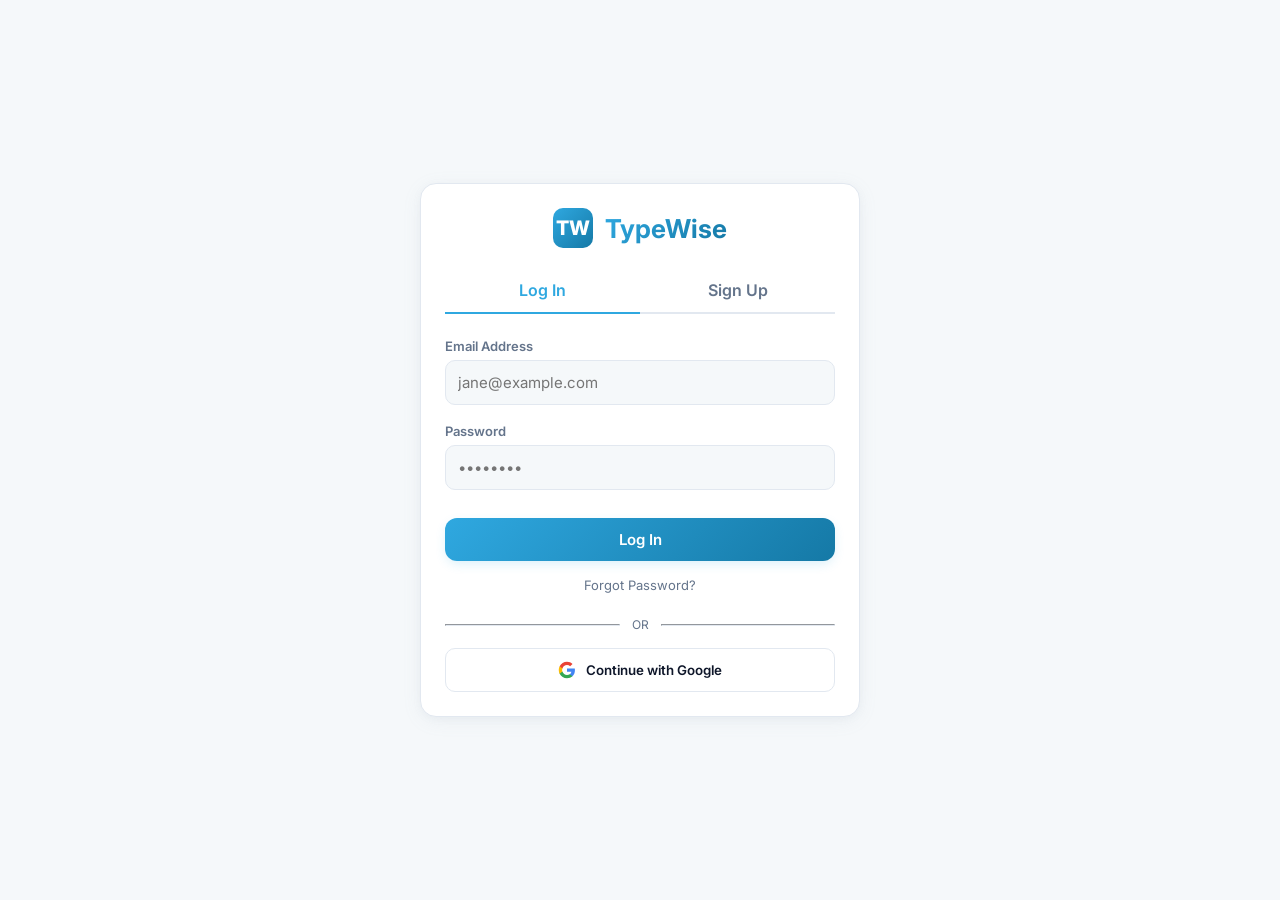
<file: typewise_neocities_static/auth.html>
<!DOCTYPE html>
<html lang="en" class="theme-ocean">
<head>
  <meta charset="UTF-8">
  <meta name="viewport" content="width=device-width, initial-scale=1.0">
  <title>TypeWise - Authenticate</title>
  <link rel="stylesheet" href="css/style.css">
  <style>
    body {
      align-items: center;
      justify-content: center;
      padding: 20px;
    }
    .auth-card {
      width: 100%;
      max-width: 440px;
    }
    .auth-tabs {
      display: flex;
      border-bottom: 2px solid var(--border);
      margin-bottom: 24px;
    }
    .auth-tab {
      flex: 1;
      padding: 12px;
      text-align: center;
      font-weight: 600;
      color: var(--text-muted);
      cursor: pointer;
      border-bottom: 2px solid transparent;
      margin-bottom: -2px;
    }
    .auth-tab.active {
      color: var(--primary);
      border-bottom-color: var(--primary);
    }
    .form-group {
      display: flex;
      flex-direction: column;
      gap: 6px;
      margin-bottom: 18px;
    }
    .form-group label {
      font-size: 13px;
      font-weight: 600;
      color: var(--text-muted);
    }
    .form-control {
      padding: 12px;
      border-radius: 10px;
      border: 1px solid var(--border);
      background-color: var(--bg-app);
      color: var(--text-main);
      font-family: inherit;
      outline: none;
      font-size: 15px;
    }
    .form-control:focus {
      border-color: var(--primary);
    }
    .oauth-btn {
      display: flex;
      align-items: center;
      justify-content: center;
      gap: 10px;
      width: 100%;
      padding: 12px;
      border-radius: 10px;
      border: 1px solid var(--border);
      font-weight: 600;
      margin-top: 16px;
      background-color: var(--bg-card);
      color: var(--text-main);
    }
    .oauth-btn:hover {
      background-color: var(--bg-app);
    }
  </style>
</head>
<body>

  <div class="card auth-card">
    <div class="sidebar-logo" style="justify-content: center; margin-bottom: 20px; padding-left: 0;">
      <div class="logo-icon">TW</div>
      <span class="logo-text" style="font-size: 26px;">TypeWise</span>
    </div>

    <div class="auth-tabs">
      <div class="auth-tab active" id="tab-login" onclick="setMode('login')">Log In</div>
      <div class="auth-tab" id="tab-signup" onclick="setMode('signup')">Sign Up</div>
    </div>

    <!-- AUTH FORM -->
    <form id="auth-form" onsubmit="handleAuthSubmit(event)">
      <div class="form-group" id="group-name" style="display: none;">
        <label for="input-name">Display Name</label>
        <input type="text" id="input-name" class="form-control" placeholder="Jane Doe">
      </div>

      <div class="form-group">
        <label for="input-email">Email Address</label>
        <input type="email" id="input-email" class="form-control" placeholder="jane@example.com" required>
      </div>

      <div class="form-group">
        <label for="input-password">Password</label>
        <input type="password" id="input-password" class="form-control" placeholder="••••••••" required>
      </div>

      <div class="form-group" id="group-goal" style="display: none;">
        <label for="select-goal">What is your typing goal?</label>
        <select id="select-goal" class="form-control">
          <option value="casual">Casual Learner (10 min / day)</option>
          <option value="improve speed">Speed Booster (20 min / day)</option>
          <option value="exam prep">Exam Preparation (30 min / day)</option>
        </select>
      </div>

      <button type="submit" class="btn btn-primary" style="width: 100%; justify-content: center; margin-top: 10px;" id="btn-submit">
        Log In
      </button>
    </form>

    <div style="text-align: center; margin-top: 16px; font-size: 13px; color: var(--text-muted);">
      <a href="#" onclick="handleForgotPassword(event)" id="link-forgot">Forgot Password?</a>
    </div>

    <div style="display: flex; align-items: center; margin: 24px 0 16px 0; color: var(--border);">
      <hr style="flex-grow: 1; border-color: var(--border);">
      <span style="padding: 0 12px; font-size: 12px; color: var(--text-muted); text-transform: uppercase;">or</span>
      <hr style="flex-grow: 1; border-color: var(--border);">
    </div>

    <button class="oauth-btn" onclick="handleGoogleOAuth()">
      <svg style="width: 18px; height: 18px;" viewBox="0 0 24 24">
        <path fill="#4285F4" d="M22.56 12.25c0-.78-.07-1.53-.2-2.25H12v4.26h5.92c-.26 1.37-1.04 2.53-2.21 3.31v2.77h3.57c2.08-1.92 3.28-4.74 3.28-8.09z"/>
        <path fill="#34A853" d="M12 23c2.97 0 5.46-.98 7.28-2.66l-3.57-2.77c-.98.66-2.23 1.06-3.71 1.06-2.86 0-5.29-1.93-6.16-4.53H2.18v2.84C3.99 20.53 7.7 23 12 23z"/>
        <path fill="#FBBC05" d="M5.84 14.09c-.22-.66-.35-1.36-.35-2.09s.13-1.43.35-2.09V7.06H2.18C1.43 8.55 1 10.22 1 12s.43 3.45 1.18 4.94l2.85-2.22.81-.63z"/>
        <path fill="#EA4335" d="M12 5.38c1.62 0 3.06.56 4.21 1.64l3.15-3.15C17.45 2.09 14.97 1 12 1 7.7 1 3.99 3.47 2.18 7.06l3.66 2.84c.87-2.6 3.3-4.52 6.16-4.52z"/>
      </svg>
      Continue with Google
    </button>
  </div>

  <script src="js/api.js"></script>
  <script>
    let activeMode = 'login';

    function setMode(mode) {
      activeMode = mode;
      const tabLogin = document.getElementById('tab-login');
      const tabSignup = document.getElementById('tab-signup');
      const groupName = document.getElementById('group-name');
      const groupGoal = document.getElementById('group-goal');
      const btnSubmit = document.getElementById('btn-submit');
      const linkForgot = document.getElementById('link-forgot');

      if (mode === 'signup') {
        tabLogin.classList.remove('active');
        tabSignup.classList.add('active');
        groupName.style.display = 'flex';
        groupGoal.style.display = 'flex';
        btnSubmit.textContent = 'Sign Up Free';
        linkForgot.style.display = 'none';
        document.getElementById('input-name').setAttribute('required', 'true');
      } else {
        tabLogin.classList.add('active');
        tabSignup.classList.remove('active');
        groupName.style.display = 'none';
        groupGoal.style.display = 'none';
        btnSubmit.textContent = 'Log In';
        linkForgot.style.display = 'inline';
        document.getElementById('input-name').removeAttribute('required');
      }
    }

    // Read starting mode from URL query ?mode=
    window.addEventListener('DOMContentLoaded', () => {
      const params = new URLSearchParams(window.location.search);
      const mode = params.get('mode');
      if (mode === 'signup') {
        setMode('signup');
      }
    });

    async function handleAuthSubmit(e) {
      e.preventDefault();
      const email = document.getElementById('input-email').value;
      const password = document.getElementById('input-password').value;
      const name = document.getElementById('input-name').value;
      const startingGoal = document.getElementById('select-goal').value;

      try {
        if (activeMode === 'signup') {
          await API.signup(name, email, password, startingGoal);
          API.showToast('Account Created!', 'Welcome to TypeWise. Redirecting...', 'success');
        } else {
          await API.login(email, password);
          API.showToast('Login Successful!', 'Welcome back. Redirecting...', 'success');
        }
        setTimeout(() => {
          window.location.href = 'dashboard.html';
        }, 1200);
      } catch (err) {
        API.showToast('Authentication Error', err.message, 'error');
      }
    }

    function handleForgotPassword(e) {
      e.preventDefault();
      const email = document.getElementById('input-email').value;
      if (!email) {
        API.showToast('Input Required', 'Please enter your email address to reset your password.', 'error');
        return;
      }
      API.showToast('Reset Link Sent', `A recovery link has been dispatched to ${email}`, 'success');
    }

    function handleGoogleOAuth() {
      API.showToast('Google Sign-In', 'Redirecting to OAuth provider (Mock)...', 'success');
      setTimeout(async () => {
        // Register mock google user
        try {
          const mockEmail = 'google.user@example.com';
          const mockName = 'Google Student';
          const randomPass = Math.random().toString(36);
          
          let user;
          try {
            user = await API.login(mockEmail, 'google-oauth-password');
          } catch(e) {
            // signup first
            await API.signup(mockName, mockEmail, 'google-oauth-password', 'casual');
          }
          window.location.href = 'dashboard.html';
        } catch (err) {
          API.showToast('OAuth Error', err.message, 'error');
        }
      }, 1000);
    }
  </script>
</body>
</html>
</file>
<file: typewise_neocities_static/css/style.css>
@import url('https://fonts.googleapis.com/css2?family=Inter:wght@300;400;500;600;700&family=Outfit:wght@400;500;600;700;800&family=JetBrains+Mono:wght@400;700&display=swap');

/* THEME SCHEMES */
.theme-ocean {
  --bg-app: #f5f8fa;
  --bg-card: #ffffff;
  --border: #e2e8f0;
  --text-main: #0f172a;
  --text-muted: #64748b;
  --primary: #2fa8e0;
  --primary-hover: #1b89be;
  --primary-gradient: linear-gradient(135deg, #2fa8e0 0%, #1579a6 100%);
  --accent: #f59e0b;
  --accent-hover: #d97706;
  --success: #10b981;
  --error: #ef4444;
  --kbd-bg: #f1f5f9;
  --kbd-text: #334155;
  --kbd-active-bg: #2fa8e0;
  --kbd-active-text: #ffffff;
  --shadow: 0 4px 20px -2px rgba(148, 163, 184, 0.12), 0 2px 8px -1px rgba(148, 163, 184, 0.08);
}

.theme-forest {
  --bg-app: #f4f7f5;
  --bg-card: #ffffff;
  --border: #e2e8f0;
  --text-main: #132a1d;
  --text-muted: #536b5c;
  --primary: #10b981;
  --primary-hover: #059669;
  --primary-gradient: linear-gradient(135deg, #10b981 0%, #064e3b 100%);
  --accent: #f59e0b;
  --accent-hover: #d97706;
  --success: #10b981;
  --error: #ef4444;
  --kbd-bg: #edf2ee;
  --kbd-text: #2f3e35;
  --kbd-active-bg: #10b981;
  --kbd-active-text: #ffffff;
  --shadow: 0 4px 20px -2px rgba(16, 185, 129, 0.08), 0 2px 8px -1px rgba(16, 185, 129, 0.05);
}

.theme-sunset {
  --bg-app: #fffaf7;
  --bg-card: #ffffff;
  --border: #fee8dc;
  --text-main: #431407;
  --text-muted: #854d3e;
  --primary: #f97316;
  --primary-hover: #ea580c;
  --primary-gradient: linear-gradient(135deg, #f97316 0%, #7c2d12 100%);
  --accent: #f59e0b;
  --accent-hover: #d97706;
  --success: #10b981;
  --error: #ef4444;
  --kbd-bg: #fff1e6;
  --kbd-text: #5f3e36;
  --kbd-active-bg: #f97316;
  --kbd-active-text: #ffffff;
  --shadow: 0 4px 20px -2px rgba(249, 115, 22, 0.08), 0 2px 8px -1px rgba(249, 115, 22, 0.05);
}

.theme-midnight {
  --bg-app: #0b0f19;
  --bg-card: #151f32;
  --border: #1e293b;
  --text-main: #f8fafc;
  --text-muted: #94a3b8;
  --primary: #3b82f6;
  --primary-hover: #2563eb;
  --primary-gradient: linear-gradient(135deg, #1e293b 0%, #0f172a 100%);
  --accent: #f59e0b;
  --accent-hover: #d97706;
  --success: #10b981;
  --error: #ef4444;
  --kbd-bg: #1e293b;
  --kbd-text: #cbd5e1;
  --kbd-active-bg: #3b82f6;
  --kbd-active-text: #ffffff;
  --shadow: 0 4px 20px -2px rgba(0, 0, 0, 0.5), 0 2px 8px -1px rgba(0, 0, 0, 0.3);
}

.theme-minimal {
  --bg-app: #ffffff;
  --bg-card: #fcfcfc;
  --border: #e8e8e8;
  --text-main: #18181b;
  --text-muted: #71717a;
  --primary: #18181b;
  --primary-hover: #3f3f46;
  --primary-gradient: linear-gradient(135deg, #27272a 0%, #09090b 100%);
  --accent: #f59e0b;
  --accent-hover: #d97706;
  --success: #10b981;
  --error: #ef4444;
  --kbd-bg: #f4f4f5;
  --kbd-text: #27272a;
  --kbd-active-bg: #18181b;
  --kbd-active-text: #ffffff;
  --shadow: 0 1px 3px rgba(0,0,0,0.05), 0 1px 2px rgba(0,0,0,0.02);
}

.theme-contrast {
  --bg-app: #000000;
  --bg-card: #121212;
  --border: #ffffff;
  --text-main: #ffffff;
  --text-muted: #a0a0a0;
  --primary: #ffff00;
  --primary-hover: #cccc00;
  --primary-gradient: linear-gradient(135deg, #121212 0%, #000000 100%);
  --accent: #ff9900;
  --accent-hover: #cc7a00;
  --success: #00ff00;
  --error: #ff0000;
  --kbd-bg: #222222;
  --kbd-text: #ffffff;
  --kbd-active-bg: #ffff00;
  --kbd-active-text: #000000;
  --shadow: none;
}

/* GENERAL BASE STYLES */
* {
  box-sizing: border-box;
  margin: 0;
  padding: 0;
  transition: background-color 0.25s ease, border-color 0.25s ease;
}

body {
  font-family: 'Inter', sans-serif;
  background-color: var(--bg-app);
  color: var(--text-main);
  min-height: 100vh;
  display: flex;
  overflow-x: hidden;
}

h1, h2, h3, h4, h5, h6 {
  font-family: 'Outfit', sans-serif;
  font-weight: 600;
}

a {
  color: inherit;
  text-decoration: none;
}

button {
  cursor: pointer;
  border: none;
  background: none;
  font-family: inherit;
}

/* APP LAYOUT */
.app-container {
  display: flex;
  width: 100vw;
  min-height: 100vh;
}

/* SIDEBAR NAV */
.sidebar {
  width: 260px;
  background-color: var(--bg-card);
  border-right: 1px solid var(--border);
  display: flex;
  flex-direction: column;
  padding: 24px;
  height: 100vh;
  position: fixed;
  left: 0;
  top: 0;
  z-index: 100;
  box-shadow: var(--shadow);
}

.sidebar-logo {
  display: flex;
  align-items: center;
  gap: 12px;
  margin-bottom: 36px;
  padding-left: 8px;
}

.logo-icon {
  background: var(--primary-gradient);
  color: white;
  width: 40px;
  height: 40px;
  border-radius: 10px;
  display: flex;
  align-items: center;
  justify-content: center;
  font-size: 20px;
  font-weight: 800;
}

.logo-text {
  font-size: 22px;
  font-weight: 700;
  background: var(--primary-gradient);
  -webkit-background-clip: text;
  -webkit-text-fill-color: transparent;
}

.nav-links {
  list-style: none;
  display: flex;
  flex-direction: column;
  gap: 8px;
  flex-grow: 1;
}

.nav-item a {
  display: flex;
  align-items: center;
  gap: 16px;
  padding: 12px 16px;
  border-radius: 12px;
  color: var(--text-muted);
  font-weight: 500;
  transition: all 0.2s ease;
}

.nav-item a:hover {
  background-color: var(--bg-app);
  color: var(--primary);
}

.nav-item.active a {
  background: var(--primary-gradient);
  color: white !important;
  box-shadow: 0 4px 12px -2px rgba(47, 168, 224, 0.25);
}

.sidebar-footer {
  margin-top: auto;
  border-top: 1px solid var(--border);
  padding-top: 16px;
}

.user-profile-summary {
  display: flex;
  align-items: center;
  gap: 12px;
  padding: 8px;
  border-radius: 12px;
  transition: background-color 0.2s;
  cursor: pointer;
}

.user-profile-summary:hover {
  background-color: var(--bg-app);
}

.user-avatar-placeholder {
  width: 40px;
  height: 40px;
  border-radius: 50%;
  background: var(--primary-gradient);
  display: flex;
  align-items: center;
  justify-content: center;
  color: white;
  font-weight: 700;
}

.user-name-role {
  display: flex;
  flex-direction: column;
}

.username-label {
  font-weight: 600;
  font-size: 14px;
  max-width: 140px;
  overflow: hidden;
  text-overflow: ellipsis;
  white-space: nowrap;
}

.xp-label {
  font-size: 12px;
  color: var(--text-muted);
}

/* MAIN CONTENT */
.main-content {
  margin-left: 260px;
  flex-grow: 1;
  padding: 40px;
  min-height: 100vh;
  display: flex;
  flex-direction: column;
  gap: 32px;
  width: calc(100vw - 260px);
}

/* TOP HEADER */
.top-header {
  display: flex;
  justify-content: space-between;
  align-items: center;
}

.header-title h1 {
  font-size: 32px;
  font-weight: 700;
  margin-bottom: 4px;
}

.header-title p {
  color: var(--text-muted);
  font-size: 16px;
}

.header-actions {
  display: flex;
  align-items: center;
  gap: 20px;
}

/* BUTTONS */
.btn {
  display: inline-flex;
  align-items: center;
  gap: 8px;
  padding: 12px 24px;
  border-radius: 12px;
  font-weight: 600;
  transition: all 0.2s ease;
  font-size: 15px;
}

.btn-primary {
  background: var(--primary-gradient);
  color: white;
  box-shadow: 0 4px 12px -2px rgba(47, 168, 224, 0.2);
}

.btn-primary:hover {
  transform: translateY(-1px);
  box-shadow: 0 6px 16px -2px rgba(47, 168, 224, 0.3);
}

.btn-accent {
  background-color: var(--accent);
  color: #1e1b4b; /* dark high contrast text */
  box-shadow: 0 4px 12px -2px rgba(245, 158, 11, 0.2);
}

.btn-accent:hover {
  background-color: var(--accent-hover);
  transform: translateY(-1px);
  box-shadow: 0 6px 16px -2px rgba(245, 158, 11, 0.3);
}

.btn-outline {
  border: 1px solid var(--border);
  color: var(--text-main);
  background-color: var(--bg-card);
}

.btn-outline:hover {
  background-color: var(--bg-app);
}

/* STAT PILLS ROW */
.stats-grid {
  display: grid;
  grid-template-columns: repeat(auto-fit, minmax(220px, 1fr));
  gap: 24px;
}

.stat-pill {
  background-color: var(--bg-card);
  border: 1px solid var(--border);
  border-radius: 16px;
  padding: 20px;
  display: flex;
  align-items: center;
  gap: 16px;
  box-shadow: var(--shadow);
}

.stat-icon {
  width: 48px;
  height: 48px;
  border-radius: 12px;
  background-color: var(--bg-app);
  color: var(--primary);
  display: flex;
  align-items: center;
  justify-content: center;
  font-size: 20px;
}

.stat-details {
  display: flex;
  flex-direction: column;
}

.stat-value {
  font-size: 24px;
  font-weight: 700;
  font-family: 'Outfit', sans-serif;
}

.stat-label {
  font-size: 13px;
  color: var(--text-muted);
  font-weight: 500;
}

/* CARDS */
.card {
  background-color: var(--bg-card);
  border: 1px solid var(--border);
  border-radius: 16px;
  padding: 24px;
  box-shadow: var(--shadow);
}

.card-title {
  font-size: 18px;
  font-weight: 600;
  margin-bottom: 20px;
  display: flex;
  align-items: center;
  justify-content: space-between;
}

/* MASCOT GROWTH WIDGET */
.mascot-card {
  display: flex;
  align-items: center;
  gap: 24px;
  background: var(--primary-gradient);
  color: white;
  border: none;
}

.mascot-container {
  width: 90px;
  height: 90px;
  background: rgba(255, 255, 255, 0.15);
  border-radius: 50%;
  display: flex;
  align-items: center;
  justify-content: center;
  position: relative;
  overflow: hidden;
  backdrop-filter: blur(8px);
}

.mascot-svg {
  width: 64px;
  height: 64px;
  animation: float 3s ease-in-out infinite;
}

.mascot-info {
  flex-grow: 1;
}

.mascot-stage-badge {
  background: rgba(255, 255, 255, 0.2);
  padding: 4px 10px;
  border-radius: 20px;
  font-size: 12px;
  font-weight: 600;
  text-transform: uppercase;
  letter-spacing: 0.5px;
}

.mascot-level {
  font-size: 28px;
  font-weight: 800;
  margin: 6px 0;
}

.xp-progress-bar-bg {
  width: 100%;
  height: 8px;
  background: rgba(255, 255, 255, 0.25);
  border-radius: 4px;
  overflow: hidden;
  margin-top: 8px;
}

.xp-progress-bar-fill {
  height: 100%;
  background: #ffffff;
  border-radius: 4px;
  width: 0%;
  transition: width 0.5s ease-out;
}

.xp-text {
  font-size: 12px;
  margin-top: 4px;
  opacity: 0.9;
  display: block;
}

/* SPEEDOMETER GOAL RING */
.goal-ring-container {
  display: flex;
  flex-direction: column;
  align-items: center;
  justify-content: center;
  position: relative;
}

.circular-progress {
  position: relative;
  width: 120px;
  height: 120px;
}

.circular-progress svg {
  width: 120px;
  height: 120px;
  transform: rotate(-90deg);
}

.circular-progress circle {
  width: 100%;
  height: 100%;
  fill: none;
  stroke-width: 8;
  stroke-linecap: round;
}

.circle-bg {
  stroke: var(--bg-app);
}

.circle-fill {
  stroke: var(--primary);
  stroke-dasharray: 314;
  stroke-dashoffset: 314;
  transition: stroke-dashoffset 0.5s ease-out;
}

.goal-ring-text {
  position: absolute;
  top: 50%;
  left: 50%;
  transform: translate(-50%, -50%);
  text-align: center;
}

.goal-ring-value {
  font-size: 20px;
  font-weight: 700;
  display: block;
}

.goal-ring-unit {
  font-size: 11px;
  color: var(--text-muted);
  display: block;
  text-transform: uppercase;
}

/* TYPING PRACTICE ENVIRONMENT */
.typing-wrapper {
  display: flex;
  flex-direction: column;
  gap: 20px;
}

.typing-header {
  display: flex;
  justify-content: space-between;
  align-items: center;
  padding-bottom: 16px;
  border-bottom: 1px solid var(--border);
}

.typing-controls {
  display: flex;
  align-items: center;
  gap: 16px;
}

.typing-control-btn {
  color: var(--text-muted);
  font-size: 14px;
  display: flex;
  align-items: center;
  gap: 6px;
  padding: 6px 12px;
  border-radius: 8px;
  border: 1px solid transparent;
}

.typing-control-btn:hover {
  background-color: var(--bg-app);
  color: var(--text-main);
  border-color: var(--border);
}

.typing-control-btn.active {
  background-color: var(--bg-app);
  color: var(--primary);
  border-color: var(--border);
}

.typing-text-area {
  font-size: 22px;
  line-height: 1.6;
  font-family: 'Inter', monospace;
  background-color: var(--bg-app);
  padding: 30px;
  border-radius: 12px;
  letter-spacing: 0.5px;
  user-select: none;
  min-height: 140px;
  position: relative;
  outline: none;
  border: 1px solid var(--border);
}

.typing-text-area.font-size-small { font-size: 18px; }
.typing-text-area.font-size-medium { font-size: 22px; }
.typing-text-area.font-size-large { font-size: 26px; }

.char {
  color: var(--text-muted);
  position: relative;
  border-bottom: 2px solid transparent;
}

.char.correct {
  color: var(--text-main);
  background-color: rgba(16, 185, 129, 0.08);
  border-bottom-color: var(--success);
}

.char.incorrect {
  color: var(--error);
  background-color: rgba(239, 68, 68, 0.08);
  border-bottom-color: var(--error);
}

.char.current {
  color: var(--primary);
  background-color: rgba(47, 168, 224, 0.15);
  animation: pulse-cursor 1s infinite alternate;
}

/* KEYBOARD & HAND OVERLAY */
.keyboard-section {
  display: flex;
  flex-direction: column;
  gap: 16px;
  margin-top: 16px;
}

.keyboard-container {
  display: flex;
  flex-direction: column;
  gap: 6px;
  background-color: var(--bg-app);
  padding: 12px;
  border-radius: 16px;
  border: 1px solid var(--border);
  max-width: 820px;
  margin: 0 auto;
  width: 100%;
}

.keyboard-row {
  display: flex;
  gap: 6px;
  width: 100%;
}

.key {
  background-color: var(--kbd-bg);
  color: var(--kbd-text);
  height: 48px;
  border-radius: 8px;
  display: flex;
  align-items: center;
  justify-content: center;
  font-weight: 600;
  font-size: 14px;
  flex-grow: 1;
  flex-basis: 0;
  box-shadow: 0 2px 0 var(--border);
  transition: all 0.1s;
}

.key.key-wide-15 { flex-grow: 1.5; }
.key.key-wide-20 { flex-grow: 2.0; }
.key.key-wide-25 { flex-grow: 2.5; }
.key.key-space { flex-grow: 8.0; }

.key.active {
  background-color: var(--kbd-active-bg) !important;
  color: var(--kbd-active-text) !important;
  transform: translateY(2px);
  box-shadow: none;
}

/* HAND OVERLAY DIAGRAM */
.hand-overlay-container {
  display: flex;
  justify-content: center;
  gap: 80px;
  margin-top: 12px;
}

.hand-svg {
  width: 140px;
  height: 140px;
  fill: none;
  stroke: var(--text-muted);
  stroke-width: 1.5;
  opacity: 0.6;
}

.finger-highlight {
  fill: var(--primary);
  stroke: var(--primary);
  opacity: 0.8;
  animation: glow-pulse 1s infinite alternate;
}

/* LESSON CARD GRID */
.lesson-categories {
  display: flex;
  gap: 12px;
  margin-bottom: 24px;
  flex-wrap: wrap;
}

.lesson-category-btn {
  padding: 8px 16px;
  border-radius: 20px;
  background-color: var(--bg-card);
  border: 1px solid var(--border);
  color: var(--text-muted);
  font-weight: 500;
  font-size: 14px;
  transition: all 0.2s;
}

.lesson-category-btn.active {
  background-color: var(--primary);
  color: white;
  border-color: var(--primary);
}

.lessons-grid {
  display: grid;
  grid-template-columns: repeat(auto-fill, minmax(280px, 1fr));
  gap: 24px;
}

.lesson-card {
  display: flex;
  flex-direction: column;
  justify-content: space-between;
  height: 180px;
}

.lesson-card-header {
  display: flex;
  justify-content: space-between;
  align-items: flex-start;
  margin-bottom: 12px;
}

.lesson-type-badge {
  font-size: 11px;
  text-transform: uppercase;
  letter-spacing: 0.5px;
  background-color: var(--bg-app);
  padding: 4px 8px;
  border-radius: 6px;
  font-weight: 600;
  color: var(--text-muted);
}

.lesson-title {
  font-size: 18px;
  font-weight: 700;
}

.lesson-progress-bar-bg {
  width: 100%;
  height: 6px;
  background-color: var(--bg-app);
  border-radius: 3px;
  overflow: hidden;
  margin: 12px 0 16px 0;
}

.lesson-progress-bar-fill {
  height: 100%;
  background-color: var(--success);
  width: 0%;
  border-radius: 3px;
}

/* TIMED TESTS CONFIG */
.test-config-container {
  display: grid;
  grid-template-columns: repeat(auto-fit, minmax(240px, 1fr));
  gap: 20px;
  margin-bottom: 24px;
}

.test-time-btn {
  background-color: var(--bg-card);
  border: 1px solid var(--border);
  border-radius: 16px;
  padding: 24px;
  text-align: center;
  font-size: 20px;
  font-weight: 700;
  box-shadow: var(--shadow);
  display: flex;
  flex-direction: column;
  align-items: center;
  gap: 8px;
  transition: all 0.2s;
}

.test-time-btn:hover {
  transform: translateY(-2px);
  border-color: var(--primary);
}

.test-time-btn.active {
  border-color: var(--primary);
  background-color: rgba(47, 168, 224, 0.05);
  box-shadow: 0 4px 12px -2px rgba(47, 168, 224, 0.15);
}

/* GAMES CONTAINER */
.game-container {
  background-color: var(--bg-card);
  border: 1px solid var(--border);
  border-radius: 16px;
  box-shadow: var(--shadow);
  padding: 24px;
  display: flex;
  flex-direction: column;
  align-items: center;
  gap: 20px;
  min-height: 500px;
  position: relative;
  overflow: hidden;
}

/* WORD RAIN GAME CANVAS */
.word-rain-screen {
  width: 100%;
  height: 400px;
  background-color: #0f172a;
  border-radius: 12px;
  position: relative;
  overflow: hidden;
}

.word-rain-bubble {
  position: absolute;
  background-color: #1e293b;
  border: 2px solid var(--primary);
  color: white;
  padding: 6px 14px;
  border-radius: 20px;
  font-weight: 700;
  font-size: 15px;
  transform: translateX(-50%);
  animation: fall-word linear;
  box-shadow: 0 0 10px rgba(47, 168, 224, 0.4);
}

.word-rain-bubble.active-target {
  border-color: var(--accent);
  box-shadow: 0 0 15px rgba(245, 158, 11, 0.6);
}

/* KEY NINJA */
.key-ninja-screen {
  width: 100%;
  height: 400px;
  background-color: #0c0f1d;
  border-radius: 12px;
  display: flex;
  align-items: center;
  justify-content: center;
  flex-direction: column;
  gap: 24px;
  position: relative;
  color: white;
}

.key-ninja-bubble {
  width: 100px;
  height: 100px;
  border-radius: 50%;
  background: var(--primary-gradient);
  display: flex;
  align-items: center;
  justify-content: center;
  font-size: 40px;
  font-weight: 800;
  border: 4px solid white;
  box-shadow: 0 0 20px var(--primary);
  animation: pulse-grow 0.6s infinite alternate;
}

/* RACE TRACK */
.race-track-screen {
  width: 100%;
  height: 400px;
  background-color: #1e293b;
  border-radius: 12px;
  display: flex;
  flex-direction: column;
  justify-content: space-around;
  padding: 30px;
}

.race-lane {
  border-bottom: 2px dashed rgba(255,255,255,0.2);
  position: relative;
  height: 60px;
  display: flex;
  align-items: center;
}

.race-car {
  width: 60px;
  height: 36px;
  position: absolute;
  left: 0%;
  transition: left 0.2s ease-out;
  display: flex;
  align-items: center;
  gap: 8px;
}

.race-car-icon {
  font-size: 28px;
}

.race-car-label {
  color: white;
  font-size: 11px;
  background: rgba(0,0,0,0.5);
  padding: 2px 6px;
  border-radius: 4px;
  white-space: nowrap;
}

.finish-line {
  position: absolute;
  right: 40px;
  top: 0;
  bottom: 0;
  width: 10px;
  background: repeating-linear-gradient(
    45deg,
    #000,
    #000 5px,
    #fff 5px,
    #fff 10px
  );
}

/* FACT MATCH */
.fact-match-screen {
  width: 100%;
  height: 400px;
  background-color: #1e1b4b;
  border-radius: 12px;
  display: flex;
  flex-direction: column;
  justify-content: center;
  align-items: center;
  padding: 40px;
  color: white;
  gap: 24px;
  text-align: center;
}

.fact-match-sentence {
  font-size: 22px;
  line-height: 1.5;
}

.fact-match-blank {
  display: inline-block;
  border-bottom: 3px solid var(--accent);
  min-width: 120px;
  color: var(--accent);
  font-weight: 700;
  margin: 0 8px;
}

/* RECAP POPUP CARD (DID YOU KNOW) */
.recap-modal {
  display: none;
  position: fixed;
  top: 0;
  left: 0;
  width: 100vw;
  height: 100vh;
  background-color: rgba(15, 23, 42, 0.6);
  z-index: 500;
  align-items: center;
  justify-content: center;
  backdrop-filter: blur(4px);
}

.recap-card {
  width: 90%;
  max-width: 500px;
  background-color: var(--bg-card);
  border: 1px solid var(--border);
  border-radius: 20px;
  padding: 32px;
  box-shadow: 0 10px 25px -5px rgba(0,0,0,0.1), 0 8px 10px -6px rgba(0,0,0,0.1);
  text-align: center;
  animation: slide-up 0.3s cubic-bezier(0.16, 1, 0.3, 1);
}

.recap-badge {
  font-size: 12px;
  font-weight: 700;
  text-transform: uppercase;
  color: var(--primary);
  letter-spacing: 1px;
  margin-bottom: 8px;
  display: inline-block;
}

.recap-fact {
  font-size: 18px;
  line-height: 1.5;
  color: var(--text-main);
  margin-bottom: 24px;
  background-color: var(--bg-app);
  padding: 16px;
  border-radius: 12px;
}

.recap-stats {
  display: grid;
  grid-template-columns: 1fr 1fr;
  gap: 16px;
  margin-bottom: 24px;
}

/* PROGRESS PAGE HEATMAP */
.heatmap-calendar {
  display: flex;
  flex-wrap: wrap;
  gap: 4px;
  padding: 16px;
  background-color: var(--bg-app);
  border-radius: 12px;
  justify-content: center;
}

.heatmap-day {
  width: 14px;
  height: 14px;
  border-radius: 2px;
  background-color: var(--border);
}

.heatmap-day.lvl-1 { background-color: rgba(47, 168, 224, 0.25); }
.heatmap-day.lvl-2 { background-color: rgba(47, 168, 224, 0.5); }
.heatmap-day.lvl-3 { background-color: rgba(47, 168, 224, 0.75); }
.heatmap-day.lvl-4 { background-color: var(--primary); }

/* CERTIFICATE */
.certificate-preview-container {
  display: flex;
  flex-direction: column;
  align-items: center;
  gap: 20px;
}

.certificate-card {
  width: 100%;
  max-width: 600px;
  aspect-ratio: 1.414;
  border: 10px double var(--primary);
  background-color: #fffdf9; /* creamy vintage color */
  padding: 40px;
  text-align: center;
  position: relative;
  color: #1e293b;
  display: flex;
  flex-direction: column;
  justify-content: space-between;
  box-shadow: var(--shadow);
}

.cert-title {
  font-family: 'Outfit', sans-serif;
  font-size: 28px;
  letter-spacing: 2px;
  color: #1e1b4b;
}

.cert-name {
  font-size: 24px;
  font-weight: 700;
  border-bottom: 2px solid #1e293b;
  display: inline-block;
  padding: 8px 30px;
  margin: 16px 0;
}

/* KEYFRAMES */
@keyframes float {
  0% { transform: translateY(0px); }
  50% { transform: translateY(-6px); }
  100% { transform: translateY(0px); }
}

@keyframes pulse-cursor {
  0% { border-left: 2px solid var(--primary); }
  100% { border-left: 2px solid transparent; }
}

@keyframes glow-pulse {
  0% { opacity: 0.4; }
  100% { opacity: 0.9; }
}

@keyframes slide-up {
  0% { transform: translateY(20px); opacity: 0; }
  100% { transform: translateY(0px); opacity: 1; }
}

@keyframes pulse-grow {
  0% { transform: scale(1); }
  100% { transform: scale(1.05); }
}

/* TOAST NOTIFICATION */
.toast-container {
  position: fixed;
  bottom: 24px;
  right: 24px;
  display: flex;
  flex-direction: column;
  gap: 12px;
  z-index: 1000;
}

.toast {
  background: var(--bg-card);
  border-left: 4px solid var(--primary);
  box-shadow: 0 10px 15px -3px rgba(0, 0, 0, 0.1);
  padding: 16px 20px;
  border-radius: 8px;
  display: flex;
  align-items: center;
  gap: 12px;
  min-width: 300px;
  animation: slide-in 0.3s cubic-bezier(0.16, 1, 0.3, 1);
  border: 1px solid var(--border);
  border-left-width: 4px;
}

.toast-success { border-left-color: var(--success); }
.toast-error { border-left-color: var(--error); }
.toast-achievement { border-left-color: var(--accent); }

@keyframes slide-in {
  0% { transform: translateX(100%); opacity: 0; }
  100% { transform: translateX(0); opacity: 1; }
}

/* LANDING PAGE SPECIFIC */
.landing-navbar {
  position: fixed;
  top: 0;
  left: 0;
  width: 100vw;
  background-color: rgba(255, 255, 255, 0.8);
  backdrop-filter: blur(12px);
  border-bottom: 1px solid rgba(226, 232, 240, 0.8);
  height: 70px;
  display: flex;
  align-items: center;
  justify-content: space-between;
  padding: 0 40px;
  z-index: 1000;
}

.landing-hero {
  padding: 140px 40px 80px 40px;
  max-width: 1000px;
  margin: 0 auto;
  text-align: center;
  display: flex;
  flex-direction: column;
  align-items: center;
  gap: 24px;
}

.landing-hero h1 {
  font-size: 54px;
  line-height: 1.15;
  background: var(--primary-gradient);
  -webkit-background-clip: text;
  -webkit-text-fill-color: transparent;
}

.landing-hero p {
  font-size: 20px;
  color: var(--text-muted);
  max-width: 680px;
  line-height: 1.5;
}

.landing-cta-row {
  display: flex;
  gap: 16px;
}

.features-grid {
  display: grid;
  grid-template-columns: repeat(auto-fit, minmax(280px, 1fr));
  gap: 32px;
  max-width: 1200px;
  margin: 40px auto;
  padding: 0 40px;
}

.feature-card {
  background-color: var(--bg-card);
  border: 1px solid var(--border);
  padding: 30px;
  border-radius: 16px;
  box-shadow: var(--shadow);
  display: flex;
  flex-direction: column;
  gap: 16px;
}

.feature-icon {
  width: 48px;
  height: 48px;
  background: rgba(47, 168, 224, 0.1);
  color: var(--primary);
  border-radius: 12px;
  display: flex;
  align-items: center;
  justify-content: center;
  font-size: 24px;
}

/* RESPONSIVE LAYOUT adjustments */
@media(max-width: 1024px) {
  .sidebar {
    width: 80px;
    padding: 16px 8px;
  }
  .sidebar-logo .logo-text,
  .sidebar .username-label,
  .sidebar .xp-label,
  .sidebar-logo-icon-only,
  .sidebar .nav-item span {
    display: none;
  }
  .sidebar-logo {
    justify-content: center;
    padding: 0;
  }
  .nav-item a {
    justify-content: center;
    padding: 12px;
  }
  .main-content {
    margin-left: 80px;
    width: calc(100vw - 80px);
    padding: 24px;
  }
}

@media(max-width: 768px) {
  body {
    flex-direction: column;
  }
  .sidebar {
    position: fixed;
    bottom: 0;
    left: 0;
    right: 0;
    top: auto;
    width: 100vw;
    height: 60px;
    flex-direction: row;
    padding: 0;
    border-right: none;
    border-top: 1px solid var(--border);
    justify-content: space-around;
  }
  .sidebar-logo, .sidebar-footer {
    display: none;
  }
  .nav-links {
    flex-direction: row;
    width: 100%;
    justify-content: space-around;
    gap: 0;
  }
  .main-content {
    margin-left: 0;
    width: 100vw;
    padding: 16px;
    padding-bottom: 80px;
  }
  .top-header {
    flex-direction: column;
    align-items: flex-start;
    gap: 16px;
  }
}
</file>
